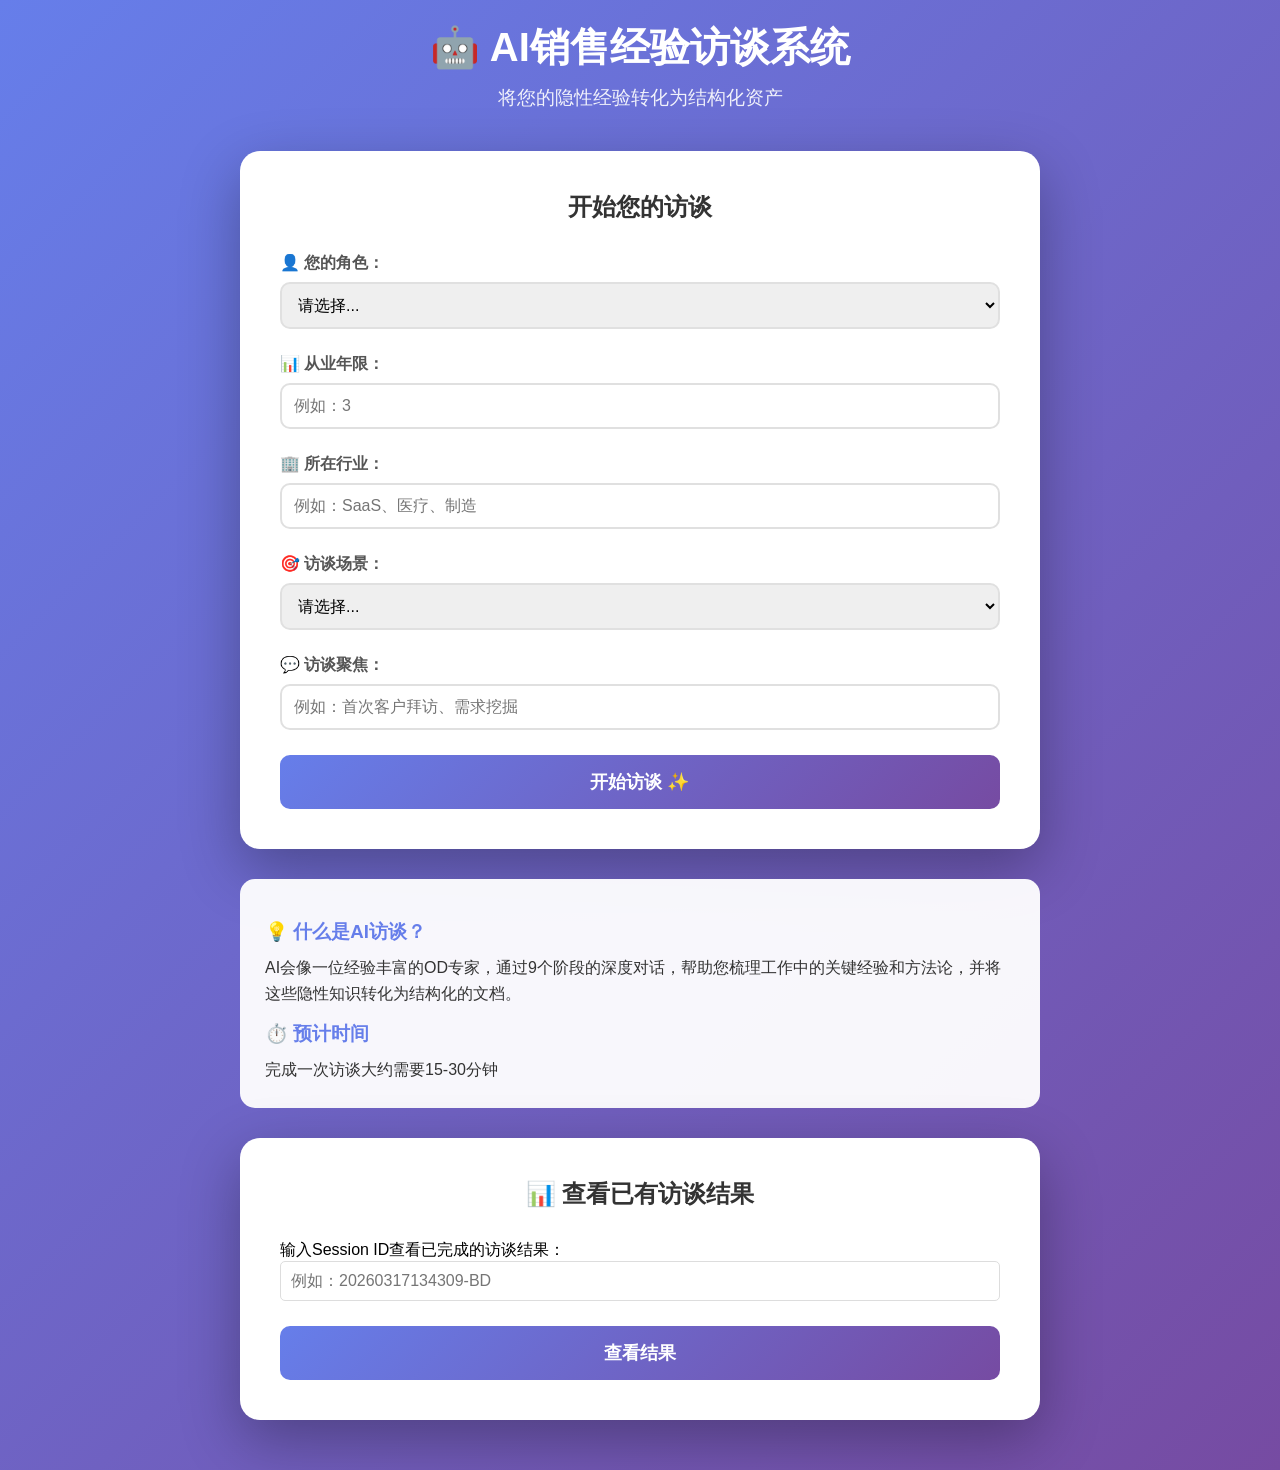
<file: vercel-frontend/index.html>
<!DOCTYPE html>
<html lang="zh-CN">
<head>
    <meta charset="UTF-8">
    <meta name="viewport" content="width=device-width, initial-scale=1.0">
    <title>AI销售经验访谈系统</title>
    <script src="api-config.js"></script>
    <link rel="stylesheet" href="style.css">
</head>
<body>
    <div class="container">
        <div class="header">
            <h1>🤖 AI销售经验访谈系统</h1>
            <p class="subtitle">将您的隐性经验转化为结构化资产</p>
        </div>

        <div class="form-card">
            <h2>开始您的访谈</h2>
            <form id="userForm">
                <div class="form-group">
                    <label for="role">👤 您的角色：</label>
                    <select id="role" name="role" required>
                        <option value="">请选择...</option>
                        <option value="AE">AE（客户经理）</option>
                        <option value="SDR">SDR（销售代表）</option>
                        <option value="BD">BD（商务拓展）</option>
                    </select>
                </div>

                <div class="form-group">
                    <label for="experience_years">📊 从业年限：</label>
                    <input type="number" id="experience_years" name="experience_years" min="0" max="30" required placeholder="例如：3">
                </div>

                <div class="form-group">
                    <label for="industry">🏢 所在行业：</label>
                    <input type="text" id="industry" name="industry" required placeholder="例如：SaaS、医疗、制造">
                </div>

                <div class="form-group">
                    <label for="sales_stage">🎯 访谈场景：</label>
                    <select id="sales_stage" name="sales_stage" required>
                        <option value="">请选择...</option>
                        <option value="售前">售前</option>
                        <option value="售中">售中</option>
                        <option value="售后">售后</option>
                    </select>
                </div>

                <div class="form-group">
                    <label for="task_focus">💬 访谈聚焦：</label>
                    <input type="text" id="task_focus" name="task_focus" required placeholder="例如：首次客户拜访、需求挖掘">
                </div>

                <button type="submit" class="btn-primary">开始访谈 ✨</button>
            </form>
        </div>

        <div class="info-box">
            <h3>💡 什么是AI访谈？</h3>
            <p>AI会像一位经验丰富的OD专家，通过9个阶段的深度对话，帮助您梳理工作中的关键经验和方法论，并将这些隐性知识转化为结构化的文档。</p>
            <h3>⏱️ 预计时间</h3>
            <p>完成一次访谈大约需要15-30分钟</p>
        </div>

        <div class="form-card" style="margin-top: 30px;">
            <h2>📊 查看已有访谈结果</h2>
            <p>输入Session ID查看已完成的访谈结果：</p>
            <div class="form-group">
                <input type="text" id="view_session_id" placeholder="例如：20260317134309-BD" style="width: 100%; padding: 10px; border: 1px solid #ddd; border-radius: 5px;">
            </div>
            <button type="button" class="btn-primary" onclick="viewResult()">查看结果</button>
            <div id="resultArea" style="display:none; margin-top: 20px; padding: 15px; background: #f9f9f9; border-radius: 5px;">
                <div id="resultStatus"></div>
                <div id="resultContent" style="max-height: 600px; overflow-y: auto;"></div>
            </div>
        </div>
    </div>

    <script>
        async function viewResult() {
            const sessionId = document.getElementById('view_session_id').value.trim();
            const resultArea = document.getElementById('resultArea');
            const resultStatus = document.getElementById('resultStatus');
            const resultContent = document.getElementById('resultContent');

            if (!sessionId) {
                alert('请输入Session ID');
                return;
            }

            resultArea.style.display = 'block';
            resultStatus.innerHTML = '正在加载...';
            resultStatus.className = 'loading';
            resultContent.textContent = '';

            try {
                const response = await fetch('https://ai-interview-agentai-interview.onrender.com/api/interview/' + sessionId);
                const data = await response.json();

                                   if (data.success && data.result) {
                        const r = data.result;
                        resultStatus.innerHTML = '<span style="color: green;">✅ 加载成功！</span>';

                        // 构建格式化的HTML显示
                        let html = '<div style="font-family: Arial, sans-serif;">';

                        // Session信息
                        html += '<div style="background: #f0f7ff; padding: 15px; border-radius: 8px; margin-bottom: 20px;">';
                        html += '<h3 style="margin: 0 0 10px 0; color: #1976d2;">📋 访谈信息</h3>';
                        html += '<p style="margin: 5px 0;"><strong>Session ID:</strong> ' + sessionId + '</p>';
                        if (r.role) html += '<p style="margin: 5px 0;"><strong>角色:</strong> ' + r.role + '</p>';
                        if (r.industry) html += '<p style="margin: 5px 0;"><strong>行业:</strong> ' + r.industry + '</p>';
                        if (r.sales_stage) html += '<p style="margin: 5px 0;"><strong>场景:</strong> ' + r.sales_stage + '</p>';
                        html += '</div>';

                        // 工作流程
                        if (r.workflow_map && r.workflow_map.length > 0) {
                            html += '<div style="margin-bottom: 20px;">';
                            html += '<h3 style="color: #2e7d32; border-bottom: 2px solid #2e7d32; padding-bottom: 8px;">🔄 工作流程 (' + r.workflow_map.length + ' 个阶段)</h3>';
                            r.workflow_map.forEach((stage, index) => {
                                html += '<div style="background: #f9f9f9; padding: 12px; margin: 10px 0; border-left: 4px solid #4caf50; border-radius: 4px;">';
                                html += '<h4 style="margin: 0 0 8px 0; color: #2e7d32;">阶段 ' + (index + 1) + ': ' + (stage.stage || stage.name || '未命名') + '</h4>';
                                if (stage.description) {
                                    html += '<p style="margin: 5px 0; color: #555;">' + stage.description + '</p>';
                                }
                                if (stage.actions && stage.actions.length > 0) {
                                    html += '<ul style="margin: 8px 0; padding-left: 20px;">';
                                    stage.actions.forEach(action => {
                                        html += '<li style="margin: 3px 0;">' + action + '</li>';
                                    });
                                    html += '</ul>';
                                }
                                html += '</div>';
                            });
                            html += '</div>';
                        }

                        // 最佳实践
                        if (r.best_practices && r.best_practices.length > 0) {
                            html += '<div style="margin-bottom: 20px;">';
                            html += '<h3 style="color: #f57c00; border-bottom: 2px solid #f57c00; padding-bottom: 8px;">⭐ 最佳实践 (' + r.best_practices.length + ' 条)</h3>';
                            r.best_practices.forEach((practice, index) => {
                                html += '<div style="background: #fff8e1; padding: 12px; margin: 10px 0; border-radius: 4px;">';
                                html += '<h4 style="margin: 0 0 8px 0; color: #f57c00;">实践 ' + (index + 1) + '</h4>';
                                if (typeof practice === 'string') {
                                    html += '<p style="margin: 5px 0;">' + practice + '</p>';
                                } else if (practice.title) {
                                    html += '<p style="margin: 5px 0; font-weight: bold;">' + practice.title + '</p>';
                                    if (practice.description) {
                                        html += '<p style="margin: 5px 0; color: #666;">' + practice.description + '</p>';
                                    }
                                }
                                html += '</div>';
                            });
                            html += '</div>';
                        }

                        // 方法论
                        if (r.methodologies && r.methodologies.length > 0) {
                            html += '<div style="margin-bottom: 20px;">';
                            html += '<h3 style="color: #7b1fa2; border-bottom: 2px solid #7b1fa2; padding-bottom: 8px;">📚 方法论 (' + r.methodologies.length + ' 个)</h3>';
                            r.methodologies.forEach((method, index) => {
                                html += '<div style="background: #f3e5f5; padding: 12px; margin: 10px 0; border-radius: 4px;">';
                                html += '<h4 style="margin: 0 0 8px 0; color: #7b1fa2;">' + (method.name || method.title || '方法论 ' + (index + 1)) + '</h4>';
                                if (method.description) {
                                    html += '<p style="margin: 5px 0;">' + method.description + '</p>';
                                }
                                if (method.steps && method.steps.length > 0) {
                                    html += '<ol style="margin: 8px 0; padding-left: 20px;">';
                                    method.steps.forEach(step => {
                                        html += '<li style="margin: 3px 0;">' + step + '</li>';
                                    });
                                    html += '</ol>';
                                }
                                html += '</div>';
                            });
                            html += '</div>';
                        }

                        // 常见模式
                        if (r.common_patterns && r.common_patterns.length > 0) {
                            html += '<div style="margin-bottom: 20px;">';
                            html += '<h3 style="color: #d32f2f; border-bottom: 2px solid #d32f2f; padding-bottom: 8px;">🔍 常见模式 (' + r.common_patterns.length + ' 个)</h3>';
                            r.common_patterns.forEach((pattern, index) => {
                                html += '<div style="background: #ffebee; padding: 12px; margin: 10px 0; border-radius: 4px;">';
                                html += '<h4 style="margin: 0 0 8px 0; color: #d32f2f;">' + (pattern.name || pattern.title || '模式 ' + (index + 1)) + '</h4>';
                                if (pattern.description) {
                                    html += '<p style="margin: 5px 0;">' + pattern.description + '</p>';
                                }
                                html += '</div>';
                            });
                            html += '</div>';
                        }

                        html += '</div>';
                        resultContent.innerHTML = html;
                    } else {
                        throw new Error('未找到该访谈结果');
                    }

            } catch (error) {
                resultStatus.innerHTML = '<span style="color: red;">❌ 加载失败: ' + error.message + '</span>';
                console.error('详细错误:', error);
            }
        }

        // 添加样式
        const style = document.createElement('style');
        style.textContent = '.loading { color: #666; }';
        document.head.appendChild(style);
    </script>

    <script src="script.js"></script>
</body>
</html>
</file>
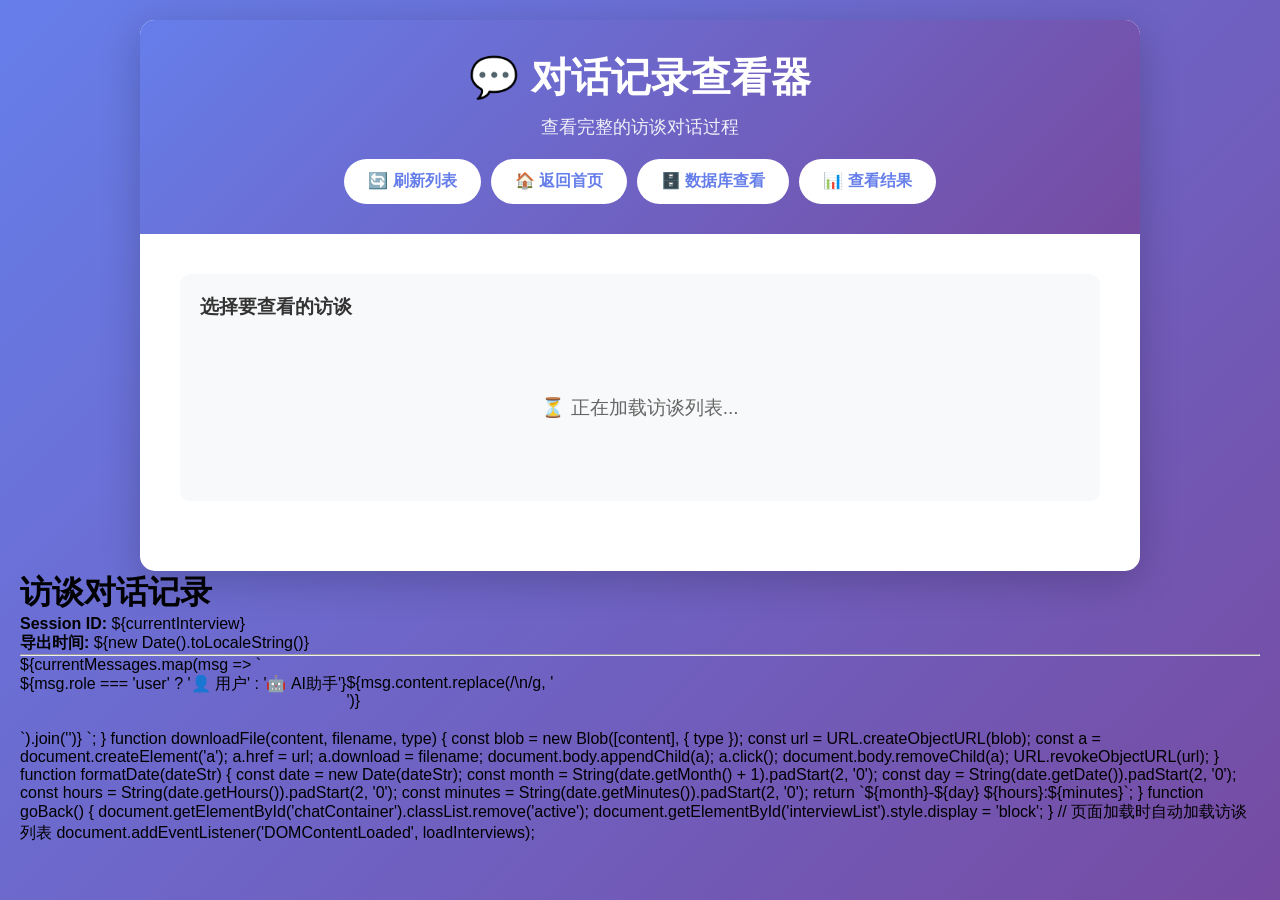
<file: vercel-frontend/conversation_viewer.html>
<!DOCTYPE html>
<html lang="zh-CN">
<head>
    <meta charset="UTF-8">
    <meta name="viewport" content="width=device-width, initial-scale=1.0">
    <title>对话记录查看器</title>
    <style>
        * {
            margin: 0;
            padding: 0;
            box-sizing: border-box;
        }

        body {
            font-family: -apple-system, BlinkMacSystemFont, 'Segoe UI', Arial, sans-serif;
            background: linear-gradient(135deg, #667eea 0%, #764ba2 100%);
            padding: 20px;
            min-height: 100vh;
        }

        .container {
            max-width: 1000px;
            margin: 0 auto;
            background: white;
            border-radius: 15px;
            box-shadow: 0 10px 40px rgba(0,0,0,0.2);
            overflow: hidden;
        }

        .header {
            background: linear-gradient(135deg, #667eea 0%, #764ba2 100%);
            color: white;
            padding: 30px;
            text-align: center;
        }

        .header h1 {
            font-size: 2.5em;
            margin-bottom: 10px;
        }

        .header p {
            font-size: 1.1em;
            opacity: 0.9;
        }

        .button-group {
            margin-top: 20px;
            display: flex;
            gap: 10px;
            justify-content: center;
            flex-wrap: wrap;
        }

        button {
            background: white;
            color: #667eea;
            border: none;
            padding: 12px 24px;
            border-radius: 25px;
            cursor: pointer;
            font-size: 16px;
            font-weight: bold;
            transition: all 0.3s;
        }

        button:hover {
            transform: translateY(-2px);
            box-shadow: 0 5px 15px rgba(0,0,0,0.2);
        }

        .content {
            padding: 40px;
        }

        .interview-selector {
            background: #f8f9fa;
            padding: 20px;
            border-radius: 10px;
            margin-bottom: 30px;
        }

        .interview-selector h3 {
            color: #333;
            margin-bottom: 15px;
        }

        .interview-list {
            display: grid;
            gap: 10px;
        }

        .interview-item {
            background: white;
            padding: 15px;
            border-radius: 8px;
            border: 2px solid #e0e0e0;
            cursor: pointer;
            transition: all 0.3s;
        }

        .interview-item:hover {
            border-color: #667eea;
            box-shadow: 0 5px 15px rgba(102, 126, 234, 0.1);
        }

        .interview-item.active {
            border-color: #667eea;
            background: #f0f4ff;
        }

        .interview-item h4 {
            color: #667eea;
            margin-bottom: 5px;
        }

        .interview-item p {
            color: #666;
            font-size: 0.9em;
        }

        .chat-container {
            display: none;
        }

        .chat-container.active {
            display: block;
        }

        .chat-header {
            background: #f8f9fa;
            padding: 20px;
            border-radius: 10px;
            margin-bottom: 20px;
        }

        .chat-header h2 {
            color: #333;
            margin-bottom: 10px;
        }

        .chat-info {
            display: flex;
            gap: 20px;
            flex-wrap: wrap;
            font-size: 0.9em;
            color: #666;
        }

        .chat-info span {
            background: white;
            padding: 5px 12px;
            border-radius: 15px;
        }

        .messages {
            max-height: 600px;
            overflow-y: auto;
            padding: 20px;
        }

        .message {
            display: flex;
            margin-bottom: 20px;
            animation: fadeIn 0.3s ease-in;
        }

        @keyframes fadeIn {
            from {
                opacity: 0;
                transform: translateY(10px);
            }
            to {
                opacity: 1;
                transform: translateY(0);
            }
        }

        .message.user {
            justify-content: flex-end;
        }

        .message.assistant {
            justify-content: flex-start;
        }

        .message-avatar {
            width: 40px;
            height: 40px;
            border-radius: 50%;
            display: flex;
            align-items: center;
            justify-content: center;
            font-size: 20px;
            margin: 0 10px;
            flex-shrink: 0;
        }

        .message.assistant .message-avatar {
            background: linear-gradient(135deg, #667eea 0%, #764ba2 100%);
        }

        .message.user .message-avatar {
            background: linear-gradient(135deg, #28a745 0%, #20c997 100%);
            order: 2;
        }

        .message-bubble {
            max-width: 70%;
            padding: 15px 20px;
            border-radius: 15px;
            position: relative;
        }

        .message.assistant .message-bubble {
            background: #f0f4ff;
            color: #333;
            border-bottom-left-radius: 5px;
        }

        .message.user .message-bubble {
            background: linear-gradient(135deg, #667eea 0%, #764ba2 100%);
            color: white;
            border-bottom-right-radius: 5px;
            order: 1;
        }

        .message-content {
            white-space: pre-wrap;
            line-height: 1.6;
        }

        .message-meta {
            font-size: 0.75em;
            opacity: 0.7;
            margin-top: 5px;
        }

        .message.user .message-meta {
            color: white;
            text-align: right;
        }

        .phase-indicator {
            text-align: center;
            margin: 20px 0;
            padding: 10px;
            background: #fff3cd;
            border-left: 4px solid #ffc107;
            border-radius: 5px;
            font-size: 0.9em;
            color: #856404;
        }

        .loading {
            text-align: center;
            padding: 60px;
            font-size: 1.2em;
            color: #666;
        }

        .error {
            background: #f8d7da;
            color: #721c24;
            padding: 20px;
            border-radius: 8px;
            text-align: center;
            margin: 20px;
        }

        .empty {
            text-align: center;
            padding: 60px;
            color: #999;
        }

        .export-section {
            background: #f8f9fa;
            padding: 20px;
            border-radius: 10px;
            margin-top: 20px;
        }

        .export-section h3 {
            margin-bottom: 10px;
            color: #333;
        }

        .stats {
            display: grid;
            grid-template-columns: repeat(auto-fit, minmax(150px, 1fr));
            gap: 15px;
            margin-bottom: 20px;
        }

        .stat-box {
            background: linear-gradient(135deg, #667eea 0%, #764ba2 100%);
            color: white;
            padding: 15px;
            border-radius: 8px;
            text-align: center;
        }

        .stat-box h4 {
            font-size: 2em;
            margin-bottom: 5px;
        }

        .stat-box p {
            font-size: 0.85em;
            opacity: 0.9;
        }

        .search-box {
            margin-bottom: 20px;
        }

        .search-box input {
            width: 100%;
            padding: 12px 20px;
            border: 2px solid #e0e0e0;
            border-radius: 25px;
            font-size: 16px;
            transition: all 0.3s;
        }

        .search-box input:focus {
            outline: none;
            border-color: #667eea;
        }

        .highlight {
            background: yellow;
            padding: 2px 4px;
            border-radius: 2px;
        }

        .filter-buttons {
            display: flex;
            gap: 10px;
            margin-bottom: 20px;
            flex-wrap: wrap;
        }

        .filter-btn {
            background: #e0e0e0;
            color: #333;
            padding: 8px 16px;
            border-radius: 20px;
            font-size: 14px;
        }

        .filter-btn.active {
            background: #667eea;
            color: white;
        }

        .system-message {
            text-align: center;
            color: #999;
            font-style: italic;
            font-size: 0.9em;
            margin: 10px 0;
        }
    </style>
<script src="api-config.js"></script>
</head>
<body>
    <div class="container">
        <div class="header">
            <h1>💬 对话记录查看器</h1>
            <p>查看完整的访谈对话过程</p>
            <div class="button-group">
                <button onclick="loadInterviews()">🔄 刷新列表</button>
                <button onclick="window.location.href='/'">🏠 返回首页</button>
                <button onclick="window.location.href='/database_viewer.html'">🗄️ 数据库查看</button>
                <button onclick="window.location.href='/result_v2.html'">📊 查看结果</button>
            </div>
        </div>

        <div class="content">
            <div id="interviewList" class="interview-selector">
                <h3>选择要查看的访谈</h3>
                <div class="interview-list">
                    <div class="loading">⏳ 正在加载访谈列表...</div>
                </div>
            </div>

            <div id="chatContainer" class="chat-container">
                <div class="chat-header">
                    <h2 id="chatTitle">访谈对话</h2>
                    <div class="chat-info" id="chatInfo"></div>
                </div>

                <div class="stats" id="chatStats"></div>

                <div class="search-box">
                    <input
                        type="text"
                        id="searchInput"
                        placeholder="🔍 搜索对话内容..."
                        oninput="filterMessages()"
                    >
                </div>

                <div class="filter-buttons">
                    <button class="filter-btn active" onclick="filterByRole('all', this)">全部</button>
                    <button class="filter-btn" onclick="filterByRole('user', this)">用户</button>
                    <button class="filter-btn" onclick="filterByRole('assistant', this)">AI助手</button>
                    <button class="filter-btn" onclick="filterByRole('system', this)">系统消息</button>
                </div>

                <div class="messages" id="messagesContainer"></div>

                <div class="export-section">
                    <h3>📥 导出选项</h3>
                    <button onclick="exportConversation('json')">导出为JSON</button>
                    <button onclick="exportConversation('txt')">导出为TXT文本</button>
                    <button onclick="exportConversation('html')">导出为HTML</button>
                </div>
            </div>
        </div>
    </div>

    <script>
        let currentInterview = null;
        let currentMessages = [];
        let currentFilter = 'all';

        async function loadInterviews() {
            const container = document.querySelector('.interview-list');

            try {
                const response = await fetch('/api/interview/list');
                const data = await response.json();

                if (data.success && data.interviews.length > 0) {
                    displayInterviewList(data.interviews);
                } else {
                    container.innerHTML = '<div class="empty">📭 暂无访谈记录</div>';
                }
            } catch (error) {
                container.innerHTML = `<div class="error">❌ 加载失败: ${error.message}</div>`;
            }
        }

        function displayInterviewList(interviews) {
            const container = document.querySelector('.interview-list');

            let html = '';
            interviews.forEach(interview => {
                html += `
                    <div class="interview-item" onclick="loadConversation('${interview.session_id}')">
                        <h4>👤 ${interview.user_role} - ${interview.industry}</h4>
                        <p><strong>主题：</strong>${interview.task_focus}</p>
                        <p><strong>阶段：</strong>${interview.sales_stage} | <strong>时间：</strong>${formatDate(interview.created_at)}</p>
                    </div>
                `;
            });

            container.innerHTML = html;
        }

        async function loadConversation(sessionId) {
            currentInterview = sessionId;

            // 显示聊天容器
            document.getElementById('interviewList').style.display = 'none';
            document.getElementById('chatContainer').classList.add('active');

            const messagesContainer = document.getElementById('messagesContainer');
            messagesContainer.innerHTML = '<div class="loading">⏳ 正在加载对话记录...</div>';

            try {
                const response = await fetch(`/api/interview/${sessionId}`);
                const data = await response.json();

                if (data.success) {
                    // 从数据库获取完整对话
                    const conversation = await fetchConversationFromDB(sessionId);
                    displayChat(conversation, data.interview_info);
                } else {
                    messagesContainer.innerHTML = `<div class="error">❌ 加载失败: ${data.error}</div>`;
                }
            } catch (error) {
                messagesContainer.innerHTML = `<div class="error">❌ 错误: ${error.message}</div>`;
            }
        }

        async function fetchConversationFromDB(sessionId) {
            // 需要创建一个新的API端点来获取完整对话
            const response = await fetch(`/api/interview/${sessionId}/conversation`);
            const data = await response.json();

            if (data.success) {
                return data.conversation;
            } else {
                // 如果API不可用，尝试从会话文件获取
                return await fetchConversationFromSession(sessionId);
            }
        }

        async function fetchConversationFromSession(sessionId) {
            const response = await fetch(`/api/interview/${sessionId}`);
            const data = await response.json();

            if (data.success && data.conversation) {
                return JSON.parse(data.conversation);
            }

            return [];
        }

        function displayChat(messages, info) {
            currentMessages = messages;

            // 显示访谈信息
            if (info) {
                document.getElementById('chatTitle').textContent = `${info.user_role} - ${info.industry}`;
                document.getElementById('chatInfo').innerHTML = `
                    <span>🎯 ${info.sales_stage}</span>
                    <span>📊 ${info.experience_years}年经验</span>
                    <span>🕒 ${formatDate(info.created_at)}</span>
                `;
            }

            // 显示统计信息
            const userMessages = messages.filter(m => m.role === 'user').length;
            const assistantMessages = messages.filter(m => m.role === 'assistant').length;
            const totalMessages = messages.length;

            document.getElementById('chatStats').innerHTML = `
                <div class="stat-box">
                    <h4>${totalMessages}</h4>
                    <p>总消息数</p>
                </div>
                <div class="stat-box">
                    <h4>${userMessages}</h4>
                    <p>用户消息</p>
                </div>
                <div class="stat-box">
                    <h4>${assistantMessages}</h4>
                    <p>AI回复</p>
                </div>
            `;

            // 显示消息
            renderMessages(messages);
        }

        function renderMessages(messages) {
            const container = document.getElementById('messagesContainer');
            let html = '';
            let lastPhase = 0;

            messages.forEach((msg, index) => {
                // 跳过系统消息（可选）
                if (msg.role === 'system') return;

                // 检测阶段变化
                if (msg.role === 'assistant') {
                    try {
                        const phaseMatch = msg.content.match(/"?\s*phase\s*"\s*:\s*(\d+)/i);
                        if (phaseMatch) {
                            const currentPhase = parseInt(phaseMatch[1]);
                            if (currentPhase > lastPhase && currentPhase <= 9) {
                                html += `<div class="phase-indicator">📍 进入第 ${currentPhase} 阶段</div>`;
                                lastPhase = currentPhase;
                            }
                        }
                    } catch (e) {
                        // 忽略解析错误
                    }
                }

                html += `
                    <div class="message ${msg.role}" data-role="${msg.role}" data-index="${index}">
                        ${msg.role === 'assistant' ? '<div class="message-avatar">🤖</div>' : ''}
                        <div class="message-bubble">
                            <div class="message-content">${formatMessage(msg.content)}</div>
                            <div class="message-meta">消息 #${index + 1}</div>
                        </div>
                        ${msg.role === 'user' ? '<div class="message-avatar">👤</div>' : ''}
                    </div>
                `;
            });

            container.innerHTML = html;
            container.scrollTop = container.scrollHeight;
        }

        function formatMessage(content) {
            // 尝试解析JSON格式的回复
            try {
                const parsed = JSON.parse(content);
                if (parsed.question) {
                    return parsed.question;
                }
                if (parsed.phase && parsed.is_complete) {
                    return '✅ 访谈完成！';
                }
            } catch (e) {
                // 不是JSON，返回原文
            }

            // 转义HTML
            return content
                .replace(/&/g, '&amp;')
                .replace(/</g, '&lt;')
                .replace(/>/g, '&gt;')
                .replace(/\n/g, '<br>');
        }

        function filterMessages() {
            const searchText = document.getElementById('searchInput').value.toLowerCase();
            const container = document.getElementById('messagesContainer');

            if (!searchText && currentFilter === 'all') {
                renderMessages(currentMessages);
                return;
            }

            const filtered = currentMessages.filter(msg => {
                const matchesRole = currentFilter === 'all' || msg.role === currentFilter;
                const matchesSearch = !searchText || msg.content.toLowerCase().includes(searchText);
                return matchesRole && matchesSearch;
            });

            renderMessages(filtered);
        }

        function filterByRole(role, button) {
            currentFilter = role;

            // 更新按钮状态
            document.querySelectorAll('.filter-btn').forEach(btn => btn.classList.remove('active'));
            button.classList.add('active');

            filterMessages();
        }

        function exportConversation(format) {
            if (!currentMessages || currentMessages.length === 0) {
                alert('没有可导出的对话记录');
                return;
            }

            let content, filename, type;

            switch (format) {
                case 'json':
                    content = JSON.stringify(currentMessages, null, 2);
                    filename = `conversation_${currentInterview}.json`;
                    type = 'application/json';
                    break;

                case 'txt':
                    content = currentMessages.map(msg => {
                        const role = msg.role === 'user' ? '用户' : 'AI助手';
                        return `[${role}]\n${msg.content}\n`;
                    }).join('\n---\n\n');
                    filename = `conversation_${currentInterview}.txt`;
                    type = 'text/plain';
                    break;

                case 'html':
                    content = generateHTMLExport();
                    filename = `conversation_${currentInterview}.html`;
                    type = 'text/html';
                    break;
            }

            downloadFile(content, filename, type);
        }

        function generateHTMLExport() {
            return `
<!DOCTYPE html>
<html lang="zh-CN">
<head>
    <meta charset="UTF-8">
    <title>访谈对话记录 - ${currentInterview}</title>
    <style>
        body { font-family: Arial, sans-serif; max-width: 800px; margin: 0 auto; padding: 20px; }
        .message { margin: 20px 0; padding: 15px; border-radius: 10px; }
        .user { background: #e3f2fd; text-align: right; }
        .assistant { background: #f5f5f5; }
        .role { font-weight: bold; color: #667eea; margin-bottom: 5px; }
    </style>
<script src="api-config.js"></script>
</head>
<body>
    <h1>访谈对话记录</h1>
    <p><strong>Session ID:</strong> ${currentInterview}</p>
    <p><strong>导出时间:</strong> ${new Date().toLocaleString()}</p>
    <hr>
    ${currentMessages.map(msg => `
        <div class="message ${msg.role}">
            <div class="role">${msg.role === 'user' ? '👤 用户' : '🤖 AI助手'}</div>
            <div>${msg.content.replace(/\n/g, '<br>')}</div>
        </div>
    `).join('')}
</body>
</html>
            `;
        }

        function downloadFile(content, filename, type) {
            const blob = new Blob([content], { type });
            const url = URL.createObjectURL(blob);
            const a = document.createElement('a');
            a.href = url;
            a.download = filename;
            document.body.appendChild(a);
            a.click();
            document.body.removeChild(a);
            URL.revokeObjectURL(url);
        }

        function formatDate(dateStr) {
            const date = new Date(dateStr);
            const month = String(date.getMonth() + 1).padStart(2, '0');
            const day = String(date.getDate()).padStart(2, '0');
            const hours = String(date.getHours()).padStart(2, '0');
            const minutes = String(date.getMinutes()).padStart(2, '0');
            return `${month}-${day} ${hours}:${minutes}`;
        }

        function goBack() {
            document.getElementById('chatContainer').classList.remove('active');
            document.getElementById('interviewList').style.display = 'block';
        }

        // 页面加载时自动加载访谈列表
        document.addEventListener('DOMContentLoaded', loadInterviews);
    </script>
</body>
</html>
</file>
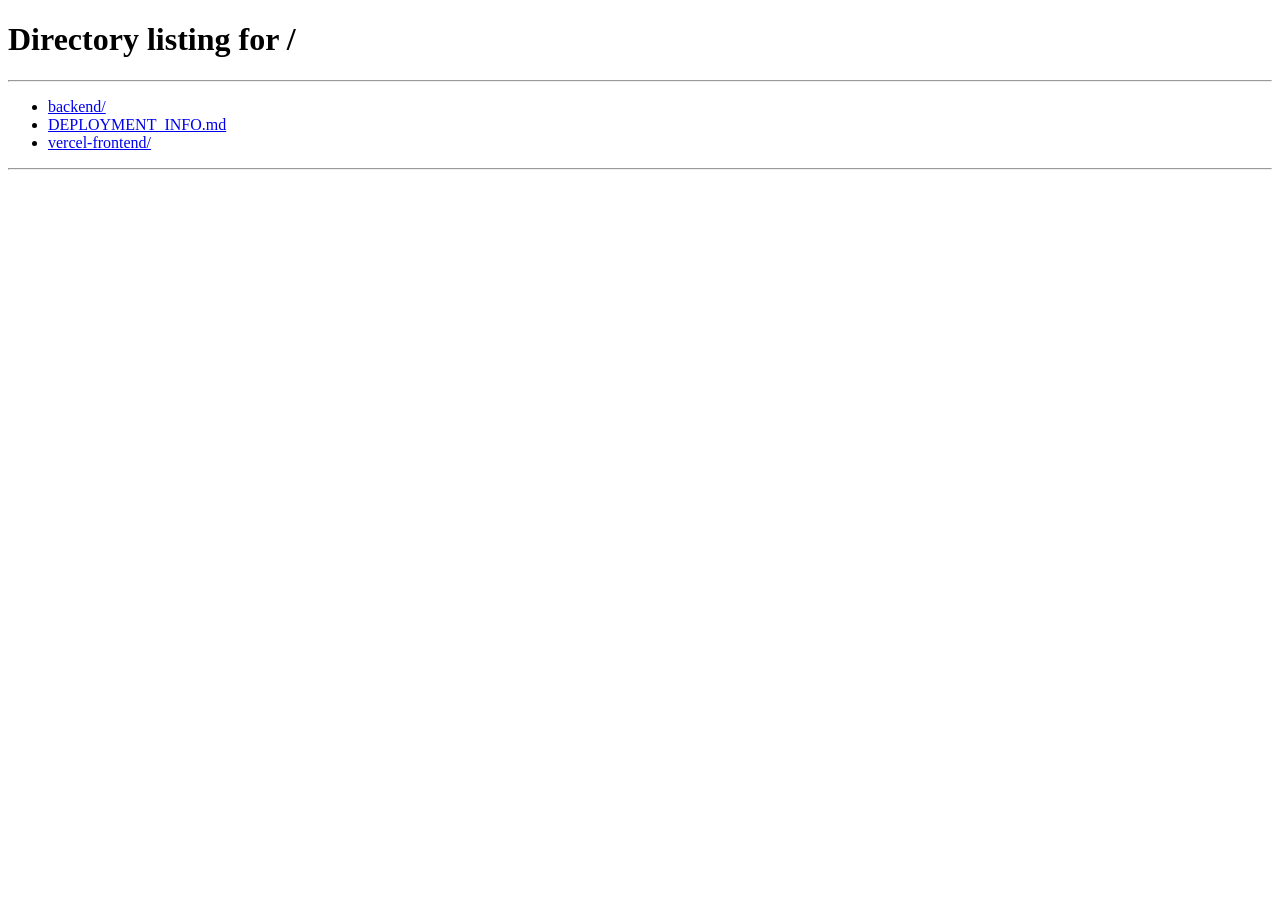
<file: vercel-frontend/interview.html>
<!DOCTYPE html>
<html lang="zh-CN">
<head>
    <meta charset="UTF-8">
    <meta name="viewport" content="width=device-width, initial-scale=1.0">
    <title>AI访谈中</title>
    <script src="api-config.js"></script>
    <link rel="stylesheet" href="style.css">
</head>
<body>
    <div class="interview-container">
        <div class="interview-header">
            <h1>🎯 AI访谈进行中</h1>
            <div class="phase-indicator">
                当前阶段：<span id="currentPhase">1</span> / 9
            </div>
        </div>

        <div class="chat-container" id="chatContainer">
            <div class="message ai-message">
                <div class="avatar">🤖</div>
                <div class="message-content">
                    <div class="typing-indicator" id="typingIndicator">
                        正在思考...
                    </div>
                    <div class="text" id="aiMessage"></div>
                </div>
            </div>
        </div>

        <div class="input-area">
            <textarea id="userAnswer" placeholder="请输入您的回答..." rows="4"></textarea>
            <div class="button-group">
                <button id="sendBtn" class="btn-send">发送回答</button>
                <button id="completeBtn" class="btn-complete" style="display: none;">查看结果</button>
            </div>
        </div>

        <div class="progress-bar">
            <div class="progress" id="progressBar"></div>
        </div>
    </div>

    <script>
        let sessionId = '';
        let currentPhase = 1;

        function getSessionId() {
            const params = new URLSearchParams(window.location.search);
            return params.get('session_id') || localStorage.getItem('interview_session_id');
        }

        function updateProgress(phase) {
            const progress = ((phase - 1) / 9) * 100;
            document.getElementById('progressBar').style.width = progress + '%';
            document.getElementById('currentPhase').textContent = phase;
        }

        function addMessage(content, isUser) {
            const container = document.getElementById('chatContainer');

            const firstMessage = document.getElementById('aiMessage');
            const existingIndicator = document.getElementById('typingIndicator');

            if (!isUser) {
                if (firstMessage && firstMessage.textContent && existingIndicator) {
                    existingIndicator.style.display = 'none';
                }
            } else {
                if (existingIndicator) {
                    existingIndicator.style.display = 'none';
                }
            }

            const messageDiv = document.createElement('div');
            messageDiv.className = `message ${isUser ? 'user-message' : 'ai-message'}`;

            const avatar = isUser ? '👤' : '🤖';
            messageDiv.innerHTML = `
                <div class="avatar">${avatar}</div>
                <div class="message-content">
                    <div class="text">${content}</div>
                </div>
            `;

            container.appendChild(messageDiv);
            container.scrollTop = container.scrollHeight;
        }

        async function sendAnswer() {
            const answerInput = document.getElementById('userAnswer');
            const answer = answerInput.value.trim();

            if (!answer) {
                alert('请输入您的回答');
                return;
            }

            addMessage(answer, true);
            answerInput.value = '';

            const sendBtn = document.getElementById('sendBtn');
            sendBtn.disabled = true;
            sendBtn.textContent = '发送中...';

            try {
            const response = await fetch(window.API_BASE_URL + '/api/interview/chat', {
                    method: 'POST',
                    headers: { 'Content-Type': 'application/json' },
                    body: JSON.stringify({
                        session_id: sessionId,
                        answer: answer
                    })
                });

                const result = await response.json();

                if (result.success) {
                    currentPhase = result.phase;
                    updateProgress(currentPhase);

                    if (result.is_complete) {
                        localStorage.setItem('interview_result', JSON.stringify(result.result));
                        await saveInterview(result.result);

                        document.getElementById('sendBtn').style.display = 'none';
                        document.getElementById('completeBtn').style.display = 'block';
                    } else {
                        addMessage(result.question, false);
                    }
                }
            } catch (error) {
                alert('发送失败：' + error.message);
            }

            sendBtn.disabled = false;
            sendBtn.textContent = '发送回答';
        }

        async function saveInterview(result) {
            try {
                await fetch(window.API_BASE_URL + '/api/interview/save', {
                    method: 'POST',
                    headers: { 'Content-Type': 'application/json' },
                    body: JSON.stringify({
                        session_id: sessionId,
                        result: result
                    })
                });
            } catch (error) {
                console.error('保存失败', error);
            }
        }

        document.getElementById('sendBtn').addEventListener('click', sendAnswer);

        document.getElementById('userAnswer').addEventListener('keypress', (e) => {
            if (e.key === 'Enter' && !e.shiftKey) {
                e.preventDefault();
                sendAnswer();
            }
        });

        document.getElementById('completeBtn').addEventListener('click', () => {
    window.location.href = `/result.html?session_id=${sessionId}`;
    });


        document.addEventListener('DOMContentLoaded', () => {
            sessionId = getSessionId();
            if (!sessionId) {
                alert('未找到会话ID，请重新开始');
                window.location.href = '/';
                return;
            }

            const params = new URLSearchParams(window.location.search);
            const question = params.get('question');

            if (question) {
                const typingIndicator = document.getElementById('typingIndicator');
                const aiMessage = document.getElementById('aiMessage');

                typingIndicator.style.display = 'none';
                aiMessage.textContent = decodeURIComponent(question);
                updateProgress(1);
            }
        });
    </script>
</body>
</html>
</file>
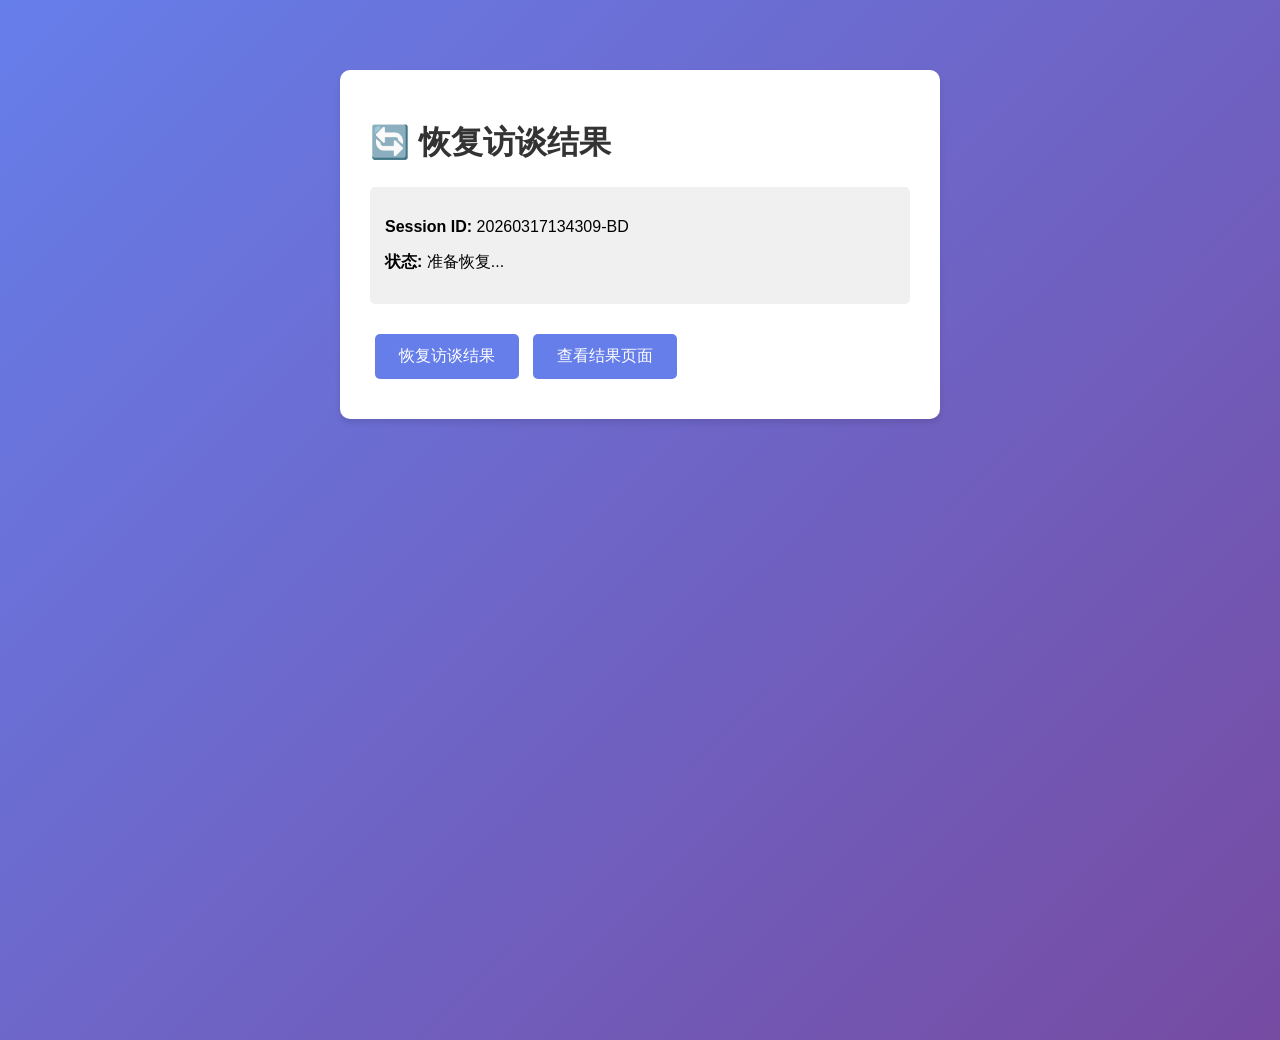
<file: vercel-frontend/restore.html>
<!DOCTYPE html>
<html lang="zh-CN">
<head>
    <meta charset="UTF-8">
    <meta name="viewport" content="width=device-width, initial-scale=1.0">
    <title>恢复访谈结果</title>
    <script src="api-config.js"></script>
    <style>
        body {
            font-family: Arial, sans-serif;
            max-width: 600px;
            margin: 50px auto;
            padding: 20px;
            background: linear-gradient(135deg, #667eea 0%, #764ba2 100%);
            min-height: 100vh;
        }
        .container {
            background: white;
            padding: 30px;
            border-radius: 10px;
            box-shadow: 0 4px 6px rgba(0,0,0,0.1);
        }
        h1 { color: #333; }
        .info {
            background: #f0f0f0;
            padding: 15px;
            border-radius: 5px;
            margin: 20px 0;
        }
        button {
            background: #667eea;
            color: white;
            border: none;
            padding: 12px 24px;
            border-radius: 5px;
            cursor: pointer;
            font-size: 16px;
            margin: 10px 5px;
        }
        button:hover {
            background: #5568d3;
        }
        .success {
            color: green;
            font-weight: bold;
        }
        .error {
            color: red;
            font-weight: bold;
        }
    </style>
</head>
<body>
    <div class="container">
        <h1>🔄 恢复访谈结果</h1>

        <div class="info">
            <p><strong>Session ID:</strong> 20260317134309-BD</p>
            <p><strong>状态:</strong> <span id="status">准备恢复...</span></p>
        </div>

        <button onclick="restoreResult()">恢复访谈结果</button>
        <button onclick="viewResult()">查看结果页面</button>

        <div id="output"></div>
    </div>

    <script>
        async function restoreResult() {
            const status = document.getElementById('status');
            const output = document.getElementById('output');

            status.textContent = '正在恢复...';

            try {
                const response = await fetch('/api/interview/20260317134309-BD');
                const data = await response.json();

                if (data.success) {
                    localStorage.setItem('interview_result', JSON.stringify(data.result));

                    status.textContent = '✅ 恢复成功！';
                    status.className = 'success';

                    output.innerHTML = `
                        <div class="info">
                            <p class="success">✅ 访谈结果已恢复到浏览器存储</p>
                            <p>包含内容：</p>
                            <ul>
                                <li>工作流程图：${data.result.workflow_map?.length || 0} 个阶段</li>
                                <li>最佳实践：${data.result.best_practices?.length || 0} 条</li>
                                <li>方法论：${data.result.methodologies?.length || 0} 套</li>
                                <li>常见模式：${Object.keys(data.result.common_patterns || {}).length} 类</li>
                            </ul>
                            <p><strong>下一步：</strong>点击"查看结果页面"按钮查看完整内容</p>
                        </div>
                    `;
                } else {
                    status.textContent = '❌ 恢复失败';
                    status.className = 'error';
                    output.innerHTML = `<p class="error">错误: ${data.error}</p>`;
                }
            } catch (error) {
                status.textContent = '❌ 发生错误';
                status.className = 'error';
                output.innerHTML = `<p class="error">错误: ${error.message}</p>`;
            }
        }

        function viewResult() {
            window.location.href = '/result.html';
        }

        // 页面加载时检查localStorage
        document.addEventListener('DOMContentLoaded', () => {
            const saved = localStorage.getItem('interview_result');
            if (saved) {
                document.getElementById('status').textContent = '✅ 已有数据';
                document.getElementById('status').className = 'success';
            }
        });
    </script>
</body>
</html>
</file>
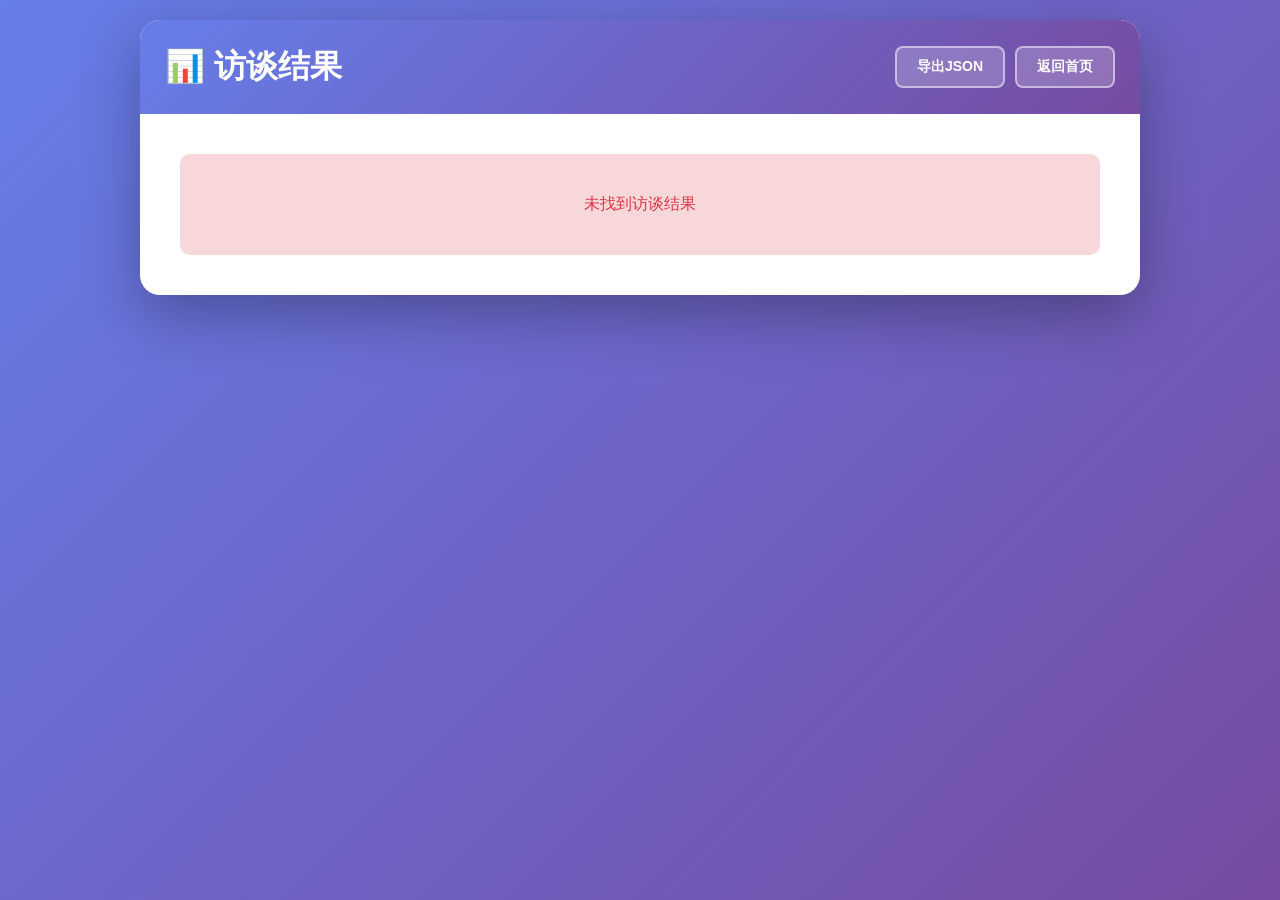
<file: vercel-frontend/result-standalone.html>
<!DOCTYPE html>
<html lang="zh-CN">
<head>
    <meta charset="UTF-8">
    <meta name="viewport" content="width=device-width, initial-scale=1.0">
    <title>访谈结果</title>
    <link rel="stylesheet" href="style.css">
    <script>
        // API配置 - 内联版本
        const API_BASE_URL = 'https://ai-interview-agentai-interview.onrender.com';
    </script>
</head>
<body>
    <div class="result-container">
        <div class="result-header">
            <h1>📊 访谈结果</h1>
            <div class="button-group">
                <button onclick="exportJSON()" class="btn-secondary">导出JSON</button>
                <button onclick="goHome()" class="btn-secondary">返回首页</button>
            </div>
        </div>

        <div id="resultContent">
            <div class="loading">加载中...</div>
        </div>
    </div>

    <script>
        async function loadResult() {
            // 先尝试从localStorage读取
            let result = localStorage.getItem('interview_result');

            if (!result) {
                // 如果localStorage没有，从URL获取session_id并调用API
                const urlParams = new URLSearchParams(window.location.search);
                const sessionId = urlParams.get('session_id');

                if (sessionId) {
                    try {
                        document.getElementById('resultContent').innerHTML = '<div class="loading">正在从服务器获取结果...</div>';
                        const response = await fetch(API_BASE_URL + '/api/interview/' + sessionId);
                        const data = await response.json();

                        if (data.success && data.result) {
                            result = JSON.stringify(data.result);
                            localStorage.setItem('interview_result', result);
                            displayResult(data.result);
                            return;
                        }
                    } catch (error) {
                        console.error('获取结果失败:', error);
                    }
                }

                document.getElementById('resultContent').innerHTML = '<div class="error">未找到访谈结果</div>';
                return;
            }

            const data = JSON.parse(result);
            displayResult(data);
        }

        function displayResult(data) {
            let html = '';

            if (data.workflow_map && data.workflow_map.length > 0) {
                html += '<div class="result-section">';
                html += '<h2>🗺️ 工作流程图</h2>';
                html += '<div class="workflow">';
                data.workflow_map.forEach(stage => {
                    html += `<div class="stage"><h3>${stage.stage}</h3>`;
                    stage.tasks.forEach(task => {
                        html += `<div class="task"><h4>📋 ${task.task}</h4>`;
                        task.subtasks.forEach(subtask => {
                            html += `<div class="subtask">
                                <p><strong>📍 动作：</strong>${subtask.action}</p>
                                ${subtask.thinking ? `<p><strong>💭 思考：</strong>${subtask.thinking.join(', ')}</p>` : ''}
                                ${subtask.decision_logic ? `<p><strong>🎯 决策逻辑：</strong>${subtask.decision_logic.join(', ')}</p>` : ''}
                                ${subtask.challenges ? `<p><strong>⚠️ 难点：</strong>${subtask.challenges.join(', ')}</p>` : ''}
                                ${subtask.solutions ? `<p><strong>✅ 解决方案：</strong>${subtask.solutions.join(', ')}</p>` : ''}
                            </div>`;
                        });
                        html += '</div>';
                    });
                    html += '</div></div>';
                });
                html += '</div></div>';
            }

            if (data.best_practices && data.best_practices.length > 0) {
                html += '<div class="result-section">';
                html += '<h2>⭐ 最佳实践</h2>';
                html += '<ul class="practices">';
                data.best_practices.forEach(practice => {
                    html += `<li>${practice}</li>`;
                });
                html += '</ul></div>';
            }

            if (data.methodologies && data.methodologies.length > 0) {
                html += '<div class="result-section">';
                html += '<h2>📚 方法论</h2>';
                html += '<ul class="methodologies">';
                data.methodologies.forEach(method => {
                    html += `<li>${method}</li>`;
                });
                html += '</ul></div>';
            }

            if (data.common_patterns) {
                html += '<div class="result-section">';
                html += '<h2>🔍 常见模式</h2>';
                if (data.common_patterns.high_frequency_challenges) {
                    html += '<h3>高频难点</h3>';
                    html += '<ul class="patterns">';
                    data.common_patterns.high_frequency_challenges.forEach(challenge => {
                        html += `<li>${challenge}</li>`;
                    });
                    html += '</ul>';
                }
                if (data.common_patterns.top_performers_patterns) {
                    html += '<h3>优秀销售特征</h3>';
                    html += '<ul class="patterns">';
                    data.common_patterns.top_performers_patterns.forEach(pattern => {
                        html += `<li>${pattern}</li>`;
                    });
                    html += '</ul>';
                }
                html += '</div>';
            }

            document.getElementById('resultContent').innerHTML = html;
        }

        function exportJSON() {
            const result = localStorage.getItem('interview_result');
            if (!result) {
                alert('未找到访谈结果');
                return;
            }
            const blob = new Blob([result], { type: 'application/json' });
            const url = URL.createObjectURL(blob);
            const a = document.createElement('a');
            a.href = url;
            a.download = 'interview_result.json';
            document.body.appendChild(a);
            a.click();
            document.body.removeChild(a);
            URL.revokeObjectURL(url);
        }

        function goHome() {
            window.location.href = '/';
        }

        document.addEventListener('DOMContentLoaded', loadResult);
    </script>
</body>
</html>
</file>
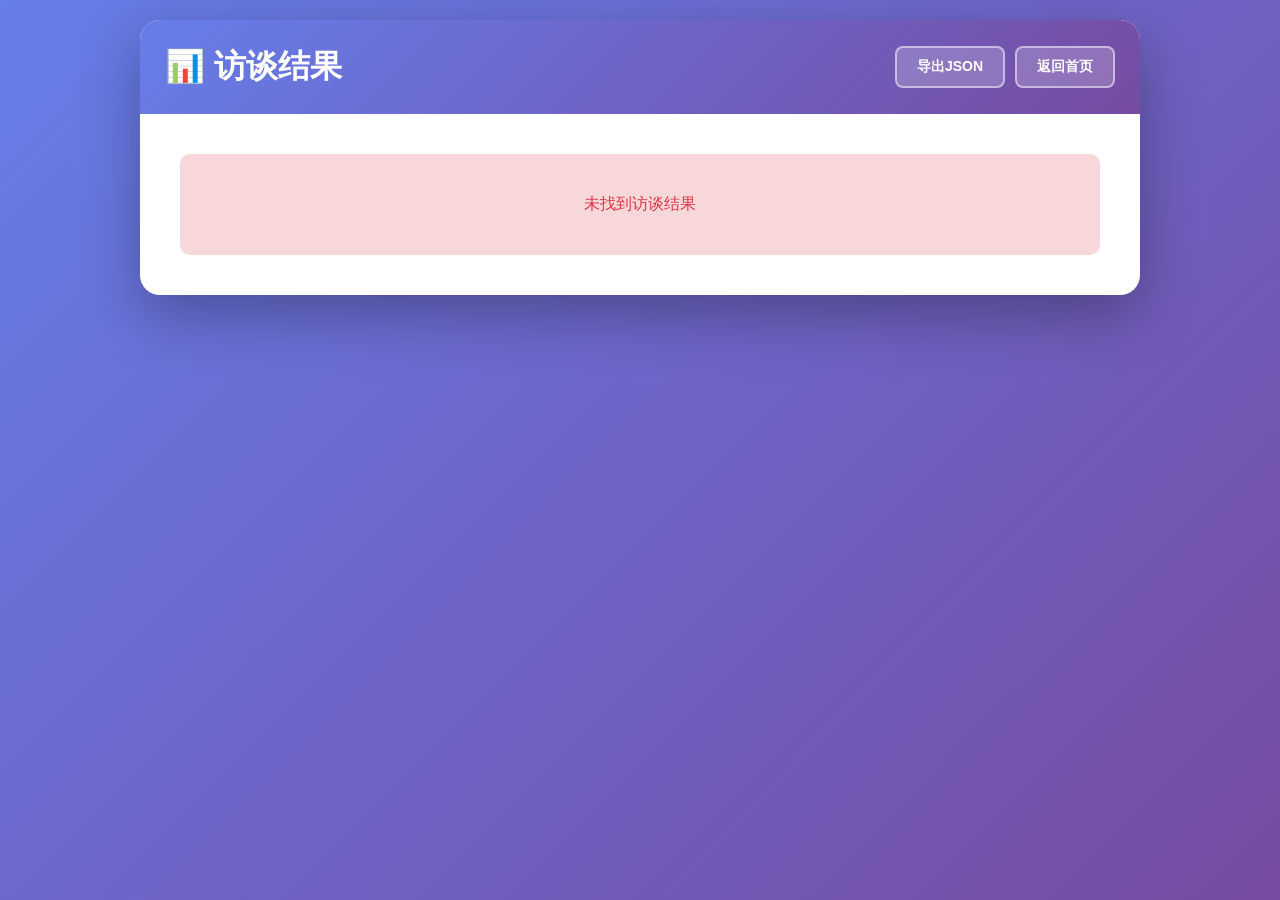
<file: vercel-frontend/result.html>
<!DOCTYPE html>
<html lang="zh-CN">
<head>
    <meta charset="UTF-8">
    <meta name="viewport" content="width=device-width, initial-scale=1.0">
    <title>访谈结果</title>
    <link rel="stylesheet" href="style.css">
    <script src="api-config.js"></script>
</head>
<body>
    <div class="result-container">
        <div class="result-header">
            <h1>📊 访谈结果</h1>
            <div class="button-group">
                <button onclick="exportJSON()" class="btn-secondary">导出JSON</button>
                <button onclick="goHome()" class="btn-secondary">返回首页</button>
            </div>
        </div>

        <div id="resultContent">
            <div class="loading">加载中...</div>
        </div>
    </div>

    <script>
        async function loadResult() {
    // 先尝试从localStorage读取
    let result = localStorage.getItem('interview_result');

    if (!result) {
        // 如果localStorage没有，从URL获取session_id并调用API
        const urlParams = new URLSearchParams(window.location.search);
        const sessionId = urlParams.get('session_id');

        if (sessionId) {
            try {
                document.getElementById('resultContent').innerHTML = '<div class="loading">正在从服务器获取结果...</div>';
                const response = await fetch(window.API_BASE_URL + '/api/interview/' + sessionId);
                const data = await response.json();

                if (data.success && data.result) {
                    result = JSON.stringify(data.result);
                    localStorage.setItem('interview_result', result);
                    displayResult(data.result);
                    return;
                }
            } catch (error) {
                console.error('获取结果失败:', error);
            }
        }

        document.getElementById('resultContent').innerHTML = '<div class="error">未找到访谈结果</div>';
        return;
    }

    const data = JSON.parse(result);
    displayResult(data);
}

        function displayResult(data) {
            let html = '';

            if (data.workflow_map && data.workflow_map.length > 0) {
                html += '<div class="result-section">';
                html += '<h2>🗺️ 工作流程图</h2>';
                html += '<div class="workflow">';
                data.workflow_map.forEach(stage => {
                    html += `<div class="stage">
                        <h3>${stage.stage}</h3>`;
                    stage.tasks.forEach(task => {
                        html += `<div class="task">
                            <h4>📋 ${task.task}</h4>`;
                        task.subtasks.forEach(subtask => {
                            html += `<div class="subtask">
                                <p><strong>📍 动作：</strong>${subtask.action}</p>
                                ${subtask.thinking ? `<p><strong>💭 思考：</strong>${subtask.thinking.join(', ')}</p>` : ''}
                                ${subtask.decision_logic ? `<p><strong>🎯 决策逻辑：</strong>${subtask.decision_logic.join(', ')}</p>` : ''}
                                ${subtask.challenges ? `<p><strong>⚠️ 难点：</strong>${subtask.challenges.join(', ')}</p>` : ''}
                                ${subtask.solutions ? `<p><strong>✅ 解决方案：</strong>${subtask.solutions.join(', ')}</p>` : ''}
                            </div>`;
                        });
                        html += '</div>';
                    });
                    html += '</div>';
                });
                html += '</div></div>';
            }

            if (data.best_practices && data.best_practices.length > 0) {
                html += '<div class="result-section">';
                html += '<h2>⭐ 最佳实践</h2>';
                html += '<ul class="practices">';
                data.best_practices.forEach(practice => {
                    html += `<li>${practice}</li>`;
                });
                html += '</ul></div>';
            }

            if (data.methodologies && data.methodologies.length > 0) {
                html += '<div class="result-section">';
                html += '<h2>📚 方法论</h2>';
                html += '<ul class="methodologies">';
                data.methodologies.forEach(method => {
                    html += `<li>${method}</li>`;
                });
                html += '</ul></div>';
            }

            if (data.common_patterns) {
                html += '<div class="result-section">';
                html += '<h2>🔍 常见模式</h2>';

                if (data.common_patterns.high_frequency_challenges) {
                    html += '<h3>高频难点</h3>';
                    html += '<ul class="patterns">';
                    data.common_patterns.high_frequency_challenges.forEach(challenge => {
                        html += `<li>${challenge}</li>`;
                    });
                    html += '</ul>';
                }

                if (data.common_patterns.top_performers_patterns) {
                    html += '<h3>优秀销售特征</h3>';
                    html += '<ul class="patterns">';
                    data.common_patterns.top_performers_patterns.forEach(pattern => {
                        html += `<li>${pattern}</li>`;
                    });
                    html += '</ul>';
                }
                html += '</div>';
            }

            document.getElementById('resultContent').innerHTML = html;
        }

        function exportJSON() {
            const result = localStorage.getItem('interview_result');
            if (!result) {
                alert('未找到访谈结果');
                return;
            }

            const blob = new Blob([result], { type: 'application/json' });
            const url = URL.createObjectURL(blob);
            const a = document.createElement('a');
            a.href = url;
            a.download = 'interview_result.json';
            document.body.appendChild(a);
            a.click();
            document.body.removeChild(a);
            URL.revokeObjectURL(url);
        }

        function goHome() {
            window.location.href = '/';
        }

        document.addEventListener('DOMContentLoaded', loadResult);
    </script>
</body>
</html>
</file>
<file: vercel-frontend/style.css>
* {
    margin: 0;
    padding: 0;
    box-sizing: border-box;
}

body {
    font-family: 'Segoe UI', Tahoma, Geneva, Verdana, sans-serif;
    background: linear-gradient(135deg, #667eea 0%, #764ba2 100%);
    min-height: 100vh;
    padding: 20px;
}

.container {
    max-width: 800px;
    margin: 0 auto;
}

.header {
    text-align: center;
    color: white;
    margin-bottom: 40px;
}

.header h1 {
    font-size: 2.5em;
    margin-bottom: 10px;
}

.subtitle {
    font-size: 1.2em;
    opacity: 0.9;
}

.form-card {
    background: white;
    padding: 40px;
    border-radius: 20px;
    box-shadow: 0 20px 60px rgba(0, 0, 0, 0.3);
    margin-bottom: 30px;
}

.form-card h2 {
    color: #333;
    margin-bottom: 30px;
    text-align: center;
}

.form-group {
    margin-bottom: 25px;
}

.form-group label {
    display: block;
    margin-bottom: 8px;
    color: #555;
    font-weight: 600;
}

.form-group input,
.form-group select,
.form-group textarea {
    width: 100%;
    padding: 12px;
    border: 2px solid #e0e0e0;
    border-radius: 10px;
    font-size: 16px;
    transition: border-color 0.3s;
}

.form-group input:focus,
.form-group select:focus,
.form-group textarea:focus {
    outline: none;
    border-color: #667eea;
}

.btn-primary {
    width: 100%;
    padding: 15px;
    background: linear-gradient(135deg, #667eea 0%, #764ba2 100%);
    color: white;
    border: none;
    border-radius: 10px;
    font-size: 18px;
    font-weight: 600;
    cursor: pointer;
    transition: transform 0.2s;
}

.btn-primary:hover {
    transform: translateY(-2px);
}

.btn-secondary {
    padding: 10px 20px;
    background: #f0f0f0;
    color: #333;
    border: none;
    border-radius: 8px;
    font-size: 14px;
    cursor: pointer;
    transition: background 0.2s;
}

.btn-secondary:hover {
    background: #e0e0e0;
}

.info-box {
    background: rgba(255, 255, 255, 0.95);
    padding: 25px;
    border-radius: 15px;
    color: #333;
}

.info-box h3 {
    color: #667eea;
    margin: 15px 0 10px;
}

.info-box p {
    line-height: 1.6;
}

.interview-container {
    max-width: 900px;
    margin: 0 auto;
    background: white;
    border-radius: 20px;
    overflow: hidden;
    box-shadow: 0 20px 60px rgba(0, 0, 0, 0.3);
}

.interview-header {
    background: linear-gradient(135deg, #667eea 0%, #764ba2 100%);
    color: white;
    padding: 25px;
    display: flex;
    justify-content: space-between;
    align-items: center;
}

.phase-indicator {
    background: rgba(255, 255, 255, 0.2);
    padding: 10px 20px;
    border-radius: 20px;
    font-weight: 600;
}

.chat-container {
    height: 500px;
    overflow-y: auto;
    padding: 25px;
    background: #f8f9fa;
}

.message {
    display: flex;
    margin-bottom: 20px;
    animation: fadeIn 0.3s ease;
}

@keyframes fadeIn {
    from { opacity: 0; transform: translateY(10px); }
    to { opacity: 1; transform: translateY(0); }
}

.ai-message {
    justify-content: flex-start;
}

.user-message {
    justify-content: flex-end;
}

.avatar {
    width: 40px;
    height: 40px;
    border-radius: 50%;
    display: flex;
    align-items: center;
    justify-content: center;
    font-size: 20px;
    flex-shrink: 0;
}

.ai-message .avatar {
    background: #667eea;
    margin-right: 15px;
}

.user-message .avatar {
    background: #764ba2;
    margin-left: 15px;
}

.message-content {
    max-width: 70%;
    padding: 15px 20px;
    border-radius: 15px;
    box-shadow: 0 2px 5px rgba(0, 0, 0, 0.1);
}

.ai-message .message-content {
    background: white;
    border-top-left-radius: 5px;
}

.user-message .message-content {
    background: #667eea;
    color: white;
    border-top-right-radius: 5px;
}

.text {
    line-height: 1.6;
    white-space: pre-wrap;
}

.typing-indicator {
    color: #999;
    font-style: italic;
}

.input-area {
    padding: 20px;
    background: white;
    border-top: 1px solid #e0e0e0;
}

.input-area textarea {
    width: 100%;
    padding: 15px;
    border: 2px solid #e0e0e0;
    border-radius: 10px;
    resize: none;
    font-family: inherit;
    font-size: 16px;
    margin-bottom: 15px;
}

.input-area textarea:focus {
    outline: none;
    border-color: #667eea;
}

.button-group {
    display: flex;
    gap: 10px;
}

.btn-send {
    flex: 1;
    padding: 15px;
    background: linear-gradient(135deg, #667eea 0%, #764ba2 100%);
    color: white;
    border: none;
    border-radius: 10px;
    font-size: 16px;
    font-weight: 600;
    cursor: pointer;
    transition: opacity 0.2s;
}

.btn-send:hover {
    opacity: 0.9;
}

.btn-send:disabled {
    opacity: 0.5;
    cursor: not-allowed;
}

.btn-complete {
    flex: 1;
    padding: 15px;
    background: #28a745;
    color: white;
    border: none;
    border-radius: 10px;
    font-size: 16px;
    font-weight: 600;
    cursor: pointer;
}

.progress-bar {
    height: 5px;
    background: #f0f0f0;
}

.progress {
    height: 100%;
    background: linear-gradient(135deg, #667eea 0%, #764ba2 100%);
    transition: width 0.5s ease;
}

.result-container {
    max-width: 1000px;
    margin: 0 auto;
    background: white;
    border-radius: 20px;
    overflow: hidden;
    box-shadow: 0 20px 60px rgba(0, 0, 0, 0.3);
}

.result-header {
    background: linear-gradient(135deg, #667eea 0%, #764ba2 100%);
    color: white;
    padding: 25px;
    display: flex;
    justify-content: space-between;
    align-items: center;
}

.result-header h1 {
    margin: 0;
}

.result-header .button-group {
    display: flex;
    gap: 10px;
}

.result-header button {
    background: rgba(255, 255, 255, 0.2);
    color: white;
    border: 2px solid rgba(255, 255, 255, 0.5);
    padding: 10px 20px;
    border-radius: 8px;
    cursor: pointer;
    font-weight: 600;
    transition: background 0.2s;
}

.result-header button:hover {
    background: rgba(255, 255, 255, 0.3);
}

#resultContent {
    padding: 40px;
}

.result-section {
    margin-bottom: 40px;
}

.result-section h2 {
    color: #333;
    margin-bottom: 20px;
    padding-bottom: 10px;
    border-bottom: 2px solid #667eea;
}

.workflow {
    display: flex;
    flex-direction: column;
    gap: 20px;
}

.stage {
    background: #f8f9fa;
    padding: 20px;
    border-radius: 10px;
    border-left: 4px solid #667eea;
}

.stage h3 {
    color: #667eea;
    margin-bottom: 15px;
}

.task {
    margin: 15px 0;
    padding: 15px;
    background: white;
    border-radius: 8px;
    box-shadow: 0 2px 4px rgba(0, 0, 0, 0.1);
}

.task h4 {
    color: #333;
    margin-bottom: 10px;
}

.subtask {
    padding: 10px;
    background: #fafafa;
    border-radius: 5px;
    margin-top: 10px;
}

.subtask p {
    margin: 5px 0;
    line-height: 1.6;
}

.subtask strong {
    color: #667eea;
}

.practices,
.methodologies,
.patterns {
    list-style: none;
    padding: 0;
}

.practices li,
.methodologies li,
.patterns li {
    padding: 12px;
    margin: 8px 0;
    background: #f8f9fa;
    border-radius: 8px;
    border-left: 3px solid #667eea;
    transition: transform 0.2s;
}

.practices li:hover,
.methodologies li:hover,
.patterns li:hover {
    transform: translateX(5px);
}

.loading {
    text-align: center;
    padding: 40px;
    color: #999;
}

.error {
    text-align: center;
    padding: 40px;
    color: #dc3545;
    background: #f8d7da;
    border-radius: 10px;
}

@media (max-width: 768px) {
    body {
        padding: 10px;
    }

    .header h1 {
        font-size: 1.8em;
    }

    .form-card {
        padding: 25px;
    }

    .chat-container {
        height: 400px;
    }

    .result-header {
        flex-direction: column;
        gap: 15px;
        text-align: center;
    }

    #resultContent {
        padding: 20px;
    }
}
</file>
